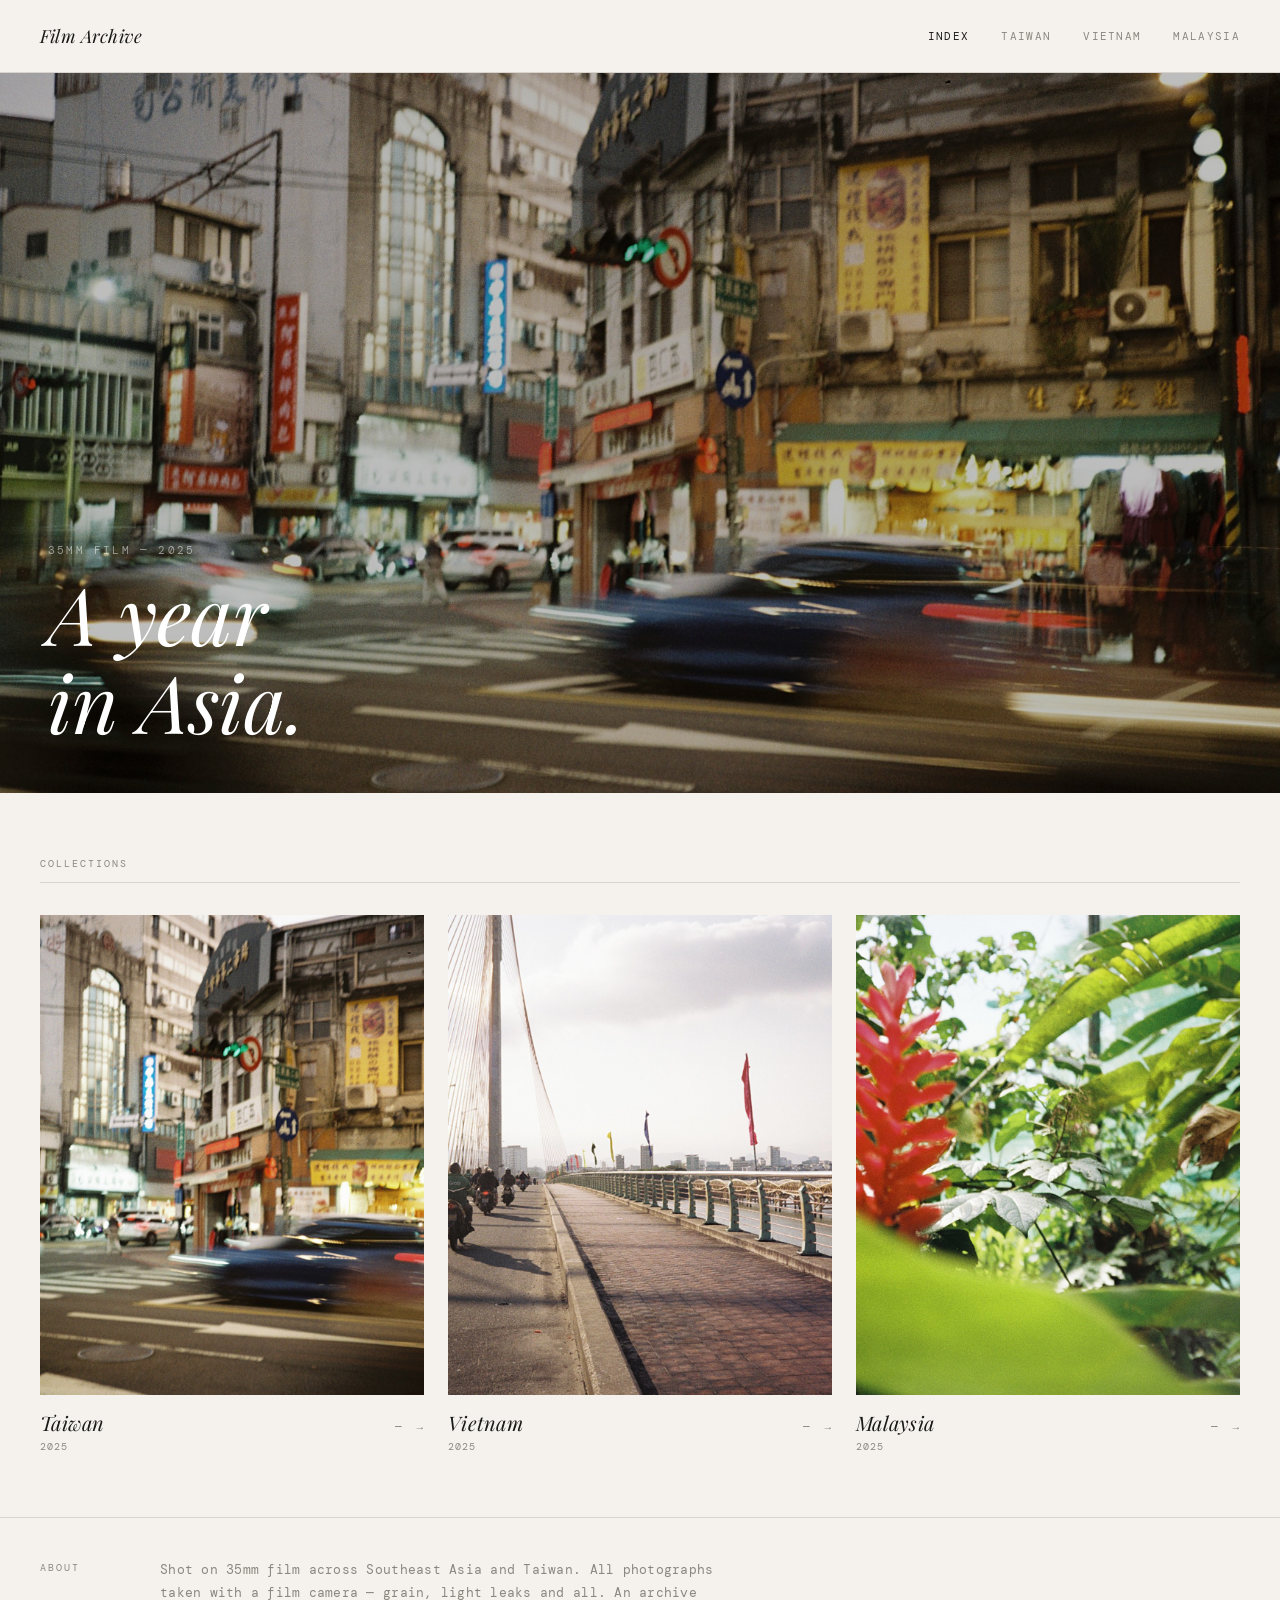
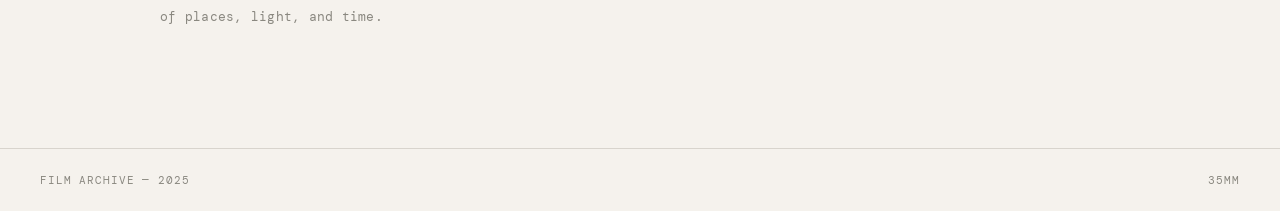
<file: index.html>
<!DOCTYPE html>
<html lang="en">
<head>
  <meta charset="UTF-8">
  <meta name="viewport" content="width=device-width, initial-scale=1.0">
  <title>Film — A Travel Archive</title>
  <link rel="preconnect" href="https://fonts.googleapis.com">
  <link href="https://fonts.googleapis.com/css2?family=Playfair+Display:ital,wght@0,400;1,400&family=DM+Mono:wght@300;400&display=swap" rel="stylesheet">
  <link rel="stylesheet" href="css/style.css">
  <style>
    /* =============================================
       VERSION A — HERO STYLES
       These styles are specific to this page only,
       so they live here rather than in style.css
       ============================================= */
    .hero {
      position: relative;
      height: 80vh;
      overflow: hidden;
    }

    .hero-img {
      width: 100%;
      height: 100%;
      object-fit: cover;
      filter: saturate(0.85) brightness(0.75);
    }

    /* Absolutely positioned text sits on top of hero */
    .hero-text {
      position: absolute;
      inset: 0;
      display: flex;
      flex-direction: column;
      justify-content: flex-end;
      padding: 48px;
    }

    .hero-eyebrow {
      color: rgba(255,255,255,0.5);
      font-size: 11px;
      letter-spacing: 0.2em;
      text-transform: uppercase;
      margin-bottom: 12px;
    }

    .hero-title {
      font-family: var(--font-serif);
      font-size: clamp(40px, 7vw, 80px);
      font-weight: 400;
      font-style: italic;
      color: #fff;
      line-height: 1.1;
    }

    /* =============================================
       COUNTRY CARDS GRID
       ============================================= */
    .countries-section {
      padding: 64px 40px;
    }

    .section-label {
      text-transform: uppercase;
      font-size: 10px;
      letter-spacing: 0.2em;
      color: var(--muted);
      margin-bottom: 32px;
      padding-bottom: 12px;
      border-bottom: 1px solid var(--border);
    }

    .countries-grid {
      display: grid;
      /* 3 equal columns on desktop */
      grid-template-columns: repeat(3, 1fr);
      gap: 24px;
    }

    .country-card {
      display: block;
      text-decoration: none;
      color: inherit;
    }

    .card-image {
      aspect-ratio: 4 / 5; /* portrait orientation, like contact sheets */
      overflow: hidden;
      margin-bottom: 14px;
      background: var(--border);
    }

    .card-image img {
      transition: transform 0.5s ease, filter 0.5s ease;
      filter: saturate(0.85);
    }

    .country-card:hover .card-image img {
      transform: scale(1.04);
      filter: saturate(1);
    }

    .card-meta {
      display: flex;
      justify-content: space-between;
      align-items: baseline;
    }

    .card-title {
      font-family: var(--font-serif);
      font-size: 20px;
      font-weight: 400;
      font-style: italic;
    }

    .card-count {
      color: var(--muted);
      font-size: 11px;
      letter-spacing: 0.08em;
    }

    .card-year {
      color: var(--muted);
      font-size: 10px;
      letter-spacing: 0.1em;
      text-transform: uppercase;
      margin-top: 4px;
    }

    .card-arrow {
      display: inline-block;
      margin-left: 6px;
      transition: transform 0.2s;
    }

    .country-card:hover .card-arrow {
      transform: translateX(4px);
    }

    /* =============================================
       ABOUT STRIP
       ============================================= */
    .about-strip {
      border-top: 1px solid var(--border);
      padding: 40px;
      display: flex;
      gap: 80px;
      align-items: start;
    }

    .about-label {
      font-size: 10px;
      letter-spacing: 0.2em;
      text-transform: uppercase;
      color: var(--muted);
      white-space: nowrap;
      padding-top: 3px;
    }

    .about-text {
      color: var(--muted);
      line-height: 1.8;
      max-width: 560px;
    }

    /* =============================================
       RESPONSIVE OVERRIDES
       ============================================= */
    @media (max-width: 768px) {
      .hero-text { padding: 28px; }
      .countries-section { padding: 40px 20px; }
      .countries-grid { 
        grid-template-columns: 1fr;
        gap: 40px;
      }
      .card-image { aspect-ratio: 3 / 2; }
      .about-strip { 
        flex-direction: column; 
        gap: 16px; 
        padding: 32px 20px;
      }
    }
  </style>
</head>
<body>

  <nav>
    <span class="nav-logo">Film Archive</span>
    <ul class="nav-links">
      <li><a href="index-a.html" class="active">Index</a></li>
      <li><a href="taiwan/index.html">Taiwan</a></li>
      <li><a href="vietnam/index.html">Vietnam</a></li>
      <li><a href="malaysia/index.html">Malaysia</a></li>
    </ul>
  </nav>

  <!-- HERO: a large background image with text overlaid -->
  <section class="hero">
    <img class="hero-img" src="images/taiwan/Taiwan_2025_47.JPG" alt="Taiwan street at dusk">
    <div class="hero-text">
      <p class="hero-eyebrow">35mm Film — 2025</p>
      <h1 class="hero-title">A year<br>in Asia.</h1>
    </div>
  </section>

  <!-- COUNTRY CARDS -->
  <section class="countries-section">
    <p class="section-label">Collections</p>
    <div class="countries-grid">

      <a href="taiwan/index.html" class="country-card">
        <div class="card-image">
          <img src="images/taiwan/Taiwan_2025_47.JPG" alt="Taiwan">
        </div>
        <div class="card-meta">
          <span class="card-title">Taiwan</span>
          <span class="card-count">— <span class="card-arrow">→</span></span>
        </div>
        <p class="card-year">2025</p>
      </a>

      <a href="vietnam/index.html" class="country-card">
        <div class="card-image">
          <img src="images/vietnam/Vietnam_2025_1.JPG" alt="Vietnam">
        </div>
        <div class="card-meta">
          <span class="card-title">Vietnam</span>
          <span class="card-count">— <span class="card-arrow">→</span></span>
        </div>
        <p class="card-year">2025</p>
      </a>

      <a href="malaysia/index.html" class="country-card">
        <div class="card-image">
          <img src="images/malaysia/Malaysia_2025_14.JPG" alt="Malaysia">
        </div>
        <div class="card-meta">
          <span class="card-title">Malaysia</span>
          <span class="card-count">— <span class="card-arrow">→</span></span>
        </div>
        <p class="card-year">2025</p>
      </a>

    </div>
  </section>

  <div class="about-strip">
    <span class="about-label">About</span>
    <p class="about-text">
      Shot on 35mm film across Southeast Asia and Taiwan. 
      All photographs taken with a film camera — grain, light leaks and all. 
      An archive of places, light, and time.
    </p>
  </div>

  <footer>
    <span>Film Archive — 2025</span>
    <span>35mm</span>
  </footer>

</body>
</html>
</file>
<file: css/style.css>
/* =============================================
   CSS VARIABLES — define once, use everywhere.
   This is a core concept: if you want to change
   your colour scheme, you only edit this block.
   ============================================= */
:root {
  --cream: #f5f2ed;
  --ink: #1a1a18;
  --muted: #8a8880;
  --border: #d8d4cd;
  --accent: #c8a882;
  --font-serif: 'Playfair Display', Georgia, serif;
  --font-mono: 'DM Mono', 'Courier New', monospace;
  --gap: 12px;
  --max-width: 1200px;
}

/* =============================================
   RESET — browsers apply their own default
   styles. This clears them so we start clean.
   ============================================= */
*, *::before, *::after {
  box-sizing: border-box;
  margin: 0;
  padding: 0;
}

html {
  scroll-behavior: smooth;
}

body {
  background-color: var(--cream);
  color: var(--ink);
  font-family: var(--font-mono);
  font-size: 13px;
  letter-spacing: 0.02em;
  min-height: 100vh;
}

a {
  color: inherit;
  text-decoration: none;
}

img {
  display: block;
  width: 100%;
  height: 100%;
  object-fit: cover; /* fills container without distorting */
}

/* =============================================
   SHARED NAV
   ============================================= */
nav {
  display: flex;
  justify-content: space-between;
  align-items: center;
  padding: 24px 40px;
  border-bottom: 1px solid var(--border);
  position: sticky;
  top: 0;
  background: var(--cream);
  z-index: 10; /* stays above other elements when scrolling */
}

.nav-logo {
  font-family: var(--font-serif);
  font-size: 18px;
  font-weight: 400;
  font-style: italic;
  letter-spacing: 0.01em;
}

.nav-links {
  display: flex;
  gap: 32px;
  list-style: none;
  text-transform: uppercase;
  font-size: 11px;
  letter-spacing: 0.12em;
}

.nav-links a {
  color: var(--muted);
  transition: color 0.2s;
}

.nav-links a:hover,
.nav-links a.active {
  color: var(--ink);
}

/* =============================================
   FOOTER
   ============================================= */
footer {
  border-top: 1px solid var(--border);
  padding: 24px 40px;
  display: flex;
  justify-content: space-between;
  align-items: center;
  color: var(--muted);
  font-size: 11px;
  letter-spacing: 0.08em;
  text-transform: uppercase;
  margin-top: 80px;
}

/* =============================================
   PHOTO GRID — used on sub-pages
   CSS Grid is a 2D layout system. Here we
   create equal columns that auto-fill the space.
   ============================================= */
.gallery-header {
  padding: 60px 40px 40px;
  border-bottom: 1px solid var(--border);
  margin-bottom: 40px;
}

.gallery-header h1 {
  font-family: var(--font-serif);
  font-size: clamp(32px, 5vw, 52px); /* clamp: fluid type between min/max */
  font-weight: 400;
  font-style: italic;
  margin-bottom: 8px;
}

.gallery-meta {
  color: var(--muted);
  font-size: 11px;
  letter-spacing: 0.1em;
  text-transform: uppercase;
}

.gallery-grid {
  display: grid;
  /* auto-fill: pack as many columns as fit.
     minmax: each column is at least 280px, max 1fr (equal share) */
  grid-template-columns: repeat(auto-fill, minmax(280px, 1fr));
  gap: var(--gap);
  padding: 0 40px;
}

.photo-item {
  aspect-ratio: 3 / 2; /* maintains consistent proportions */
  overflow: hidden;
  cursor: pointer;
  background: var(--border);
  position: relative;
}

.photo-item img {
  transition: transform 0.4s ease, filter 0.4s ease;
  filter: saturate(0.9); /* subtle desaturation, film-like */
}

.photo-item:hover img {
  transform: scale(1.03);
  filter: saturate(1);
}

.photo-number {
  position: absolute;
  bottom: 10px;
  right: 12px;
  color: rgba(255,255,255,0.6);
  font-size: 10px;
  letter-spacing: 0.1em;
  opacity: 0;
  transition: opacity 0.3s;
}

.photo-item:hover .photo-number {
  opacity: 1;
}

/* =============================================
   LIGHTBOX — full-screen photo viewer
   Uses a fixed overlay that covers the whole
   viewport. Hidden by default, shown with JS.
   ============================================= */
.lightbox {
  display: none; /* hidden until triggered */
  position: fixed;
  inset: 0; /* shorthand for top/right/bottom/left: 0 */
  background: rgba(10, 10, 9, 0.96);
  z-index: 1000;
  align-items: center;
  justify-content: center;
}

.lightbox.active {
  display: flex;
}

.lightbox-img-wrap {
  max-width: 90vw;
  max-height: 90vh;
  display: flex;
  align-items: center;
  justify-content: center;
}

.lightbox-img-wrap img {
  max-width: 90vw;
  max-height: 88vh;
  width: auto;
  height: auto;
  object-fit: contain;
}

.lightbox-close {
  position: absolute;
  top: 24px;
  right: 32px;
  color: rgba(255,255,255,0.5);
  font-size: 11px;
  letter-spacing: 0.15em;
  text-transform: uppercase;
  cursor: pointer;
  transition: color 0.2s;
  background: none;
  border: none;
  font-family: var(--font-mono);
}

.lightbox-close:hover { color: #fff; }

.lightbox-nav {
  position: absolute;
  top: 50%;
  transform: translateY(-50%);
  background: none;
  border: none;
  color: rgba(255,255,255,0.4);
  font-size: 22px;
  cursor: pointer;
  padding: 20px;
  transition: color 0.2s;
  font-family: var(--font-mono);
}

.lightbox-nav:hover { color: #fff; }
.lightbox-prev { left: 16px; }
.lightbox-next { right: 16px; }

.lightbox-counter {
  position: absolute;
  bottom: 24px;
  left: 50%;
  transform: translateX(-50%);
  color: rgba(255,255,255,0.4);
  font-size: 11px;
  letter-spacing: 0.1em;
}

/* =============================================
   BACK LINK — on sub-pages
   ============================================= */
.back-link {
  display: inline-flex;
  align-items: center;
  gap: 8px;
  color: var(--muted);
  font-size: 11px;
  letter-spacing: 0.1em;
  text-transform: uppercase;
  padding: 40px 40px 0;
  transition: color 0.2s;
}

.back-link:hover { color: var(--ink); }

/* =============================================
   RESPONSIVE — media queries adjust layout
   at different screen widths (breakpoints)
   ============================================= */
@media (max-width: 768px) {
  nav {
    padding: 16px 20px;
    flex-direction: column;
    gap: 12px;
    position: relative; /* don't sticky on mobile, saves space */
  }

  .nav-links { gap: 20px; }

  .gallery-header { padding: 40px 20px 24px; }
  .gallery-grid { 
    grid-template-columns: repeat(2, 1fr);
    padding: 0 20px;
    gap: 8px;
  }

  footer { 
    padding: 20px;
    flex-direction: column;
    gap: 8px;
    text-align: center;
  }

  .back-link { padding: 24px 20px 0; }

  .lightbox-nav { padding: 12px; font-size: 18px; }
}

@media (max-width: 480px) {
  .gallery-grid {
    grid-template-columns: 1fr;
  }
}
</file>
